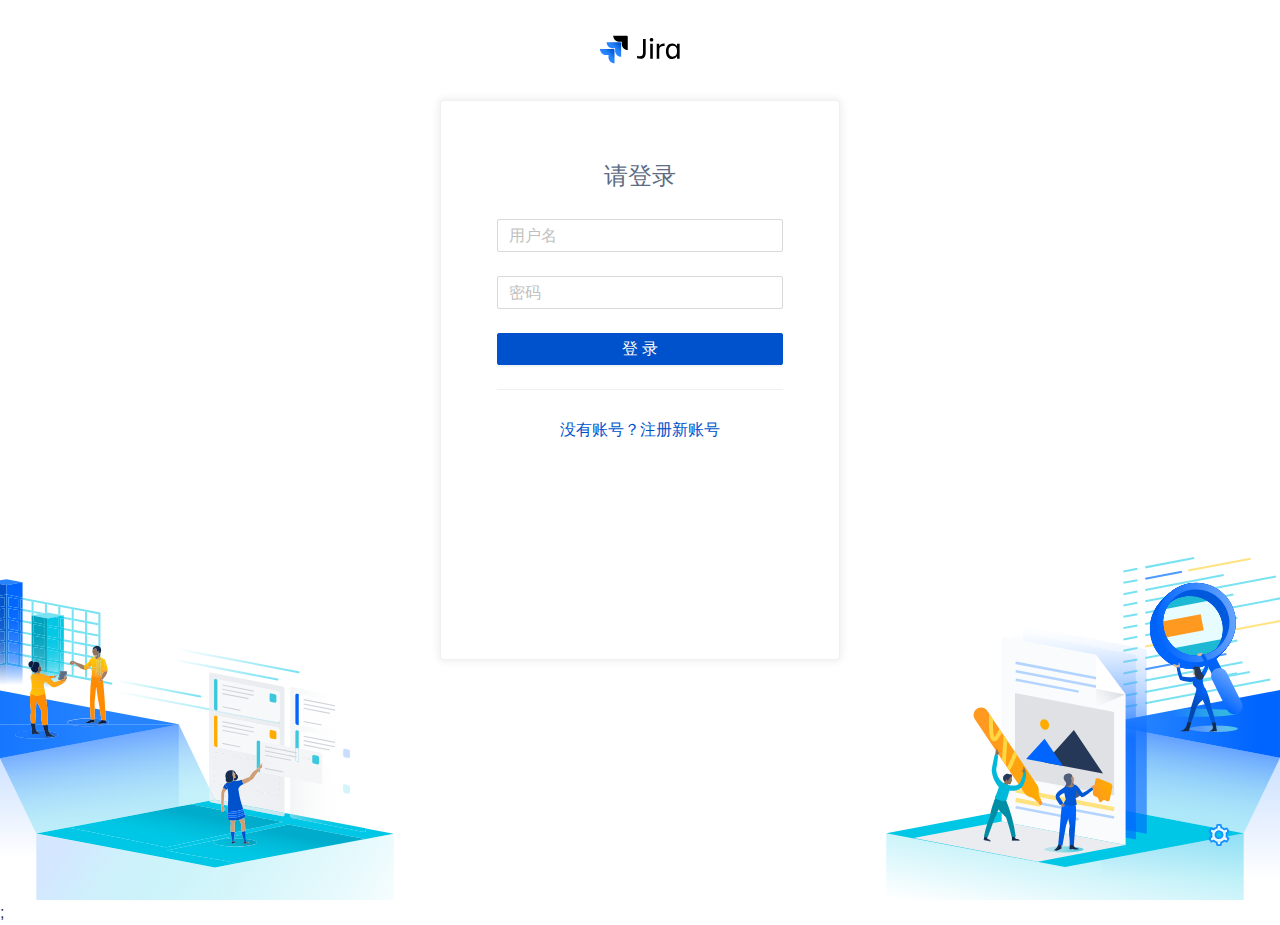
<file: index.html>
<!doctype html><html lang="en"><head><meta charset="utf-8"/><link rel="icon" href="/favicon.ico"/><meta name="viewport" content="width=device-width,initial-scale=1"/><meta name="theme-color" content="#000000"/><meta name="description" content="Web site created using create-react-app"/><link rel="apple-touch-icon" href="/logo192.png"/><link rel="manifest" href="/manifest.json"/><title>Jira 任务管理系统</title><script defer="defer" src="/static/js/main.4d456331.js"></script><link href="/static/css/main.4b96c085.css" rel="stylesheet"></head><body><noscript>You need to enable JavaScript to run this app.</noscript><div id="root"></div></body></html>
</file>
